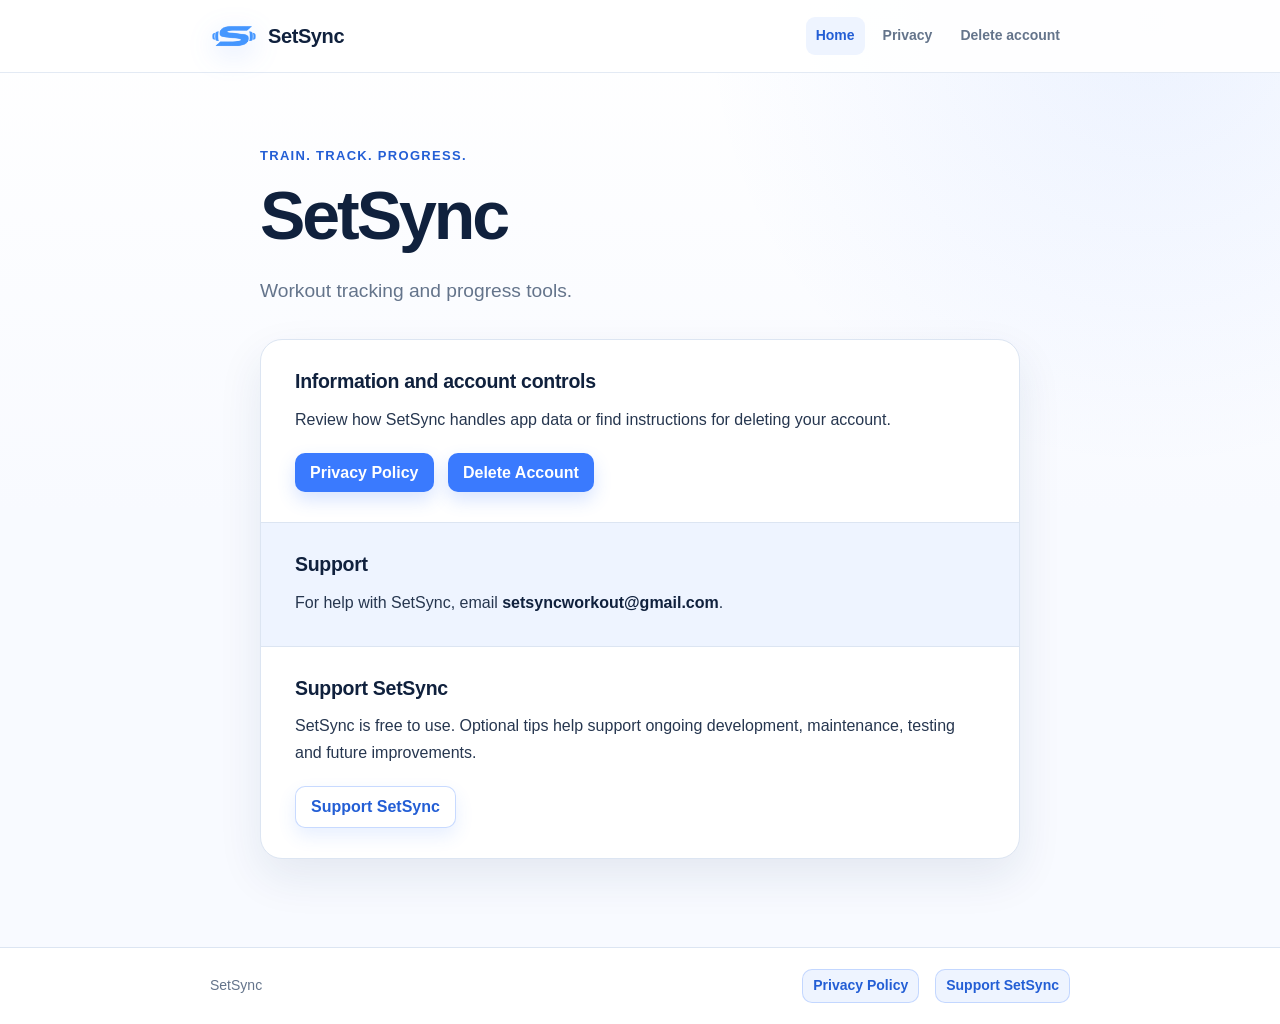
<file: index.html>
<!doctype html>
<html lang="en">
<head>
  <meta charset="utf-8">
  <meta name="viewport" content="width=device-width, initial-scale=1">
  <meta name="description" content="SetSync workout tracking, privacy, and account support information.">
  <title>SetSync</title>
  <link rel="icon" type="image/png" href="assets/setsync-icon.png">
  <link rel="apple-touch-icon" href="assets/setsync-icon.png">
  <link rel="stylesheet" href="styles.css">
</head>
<body>
  <a class="skip-link" href="#main-content">Skip to content</a>

  <header class="site-header">
    <div class="shell header-inner">
      <a class="brand" href="index.html" aria-label="SetSync home">
        <img class="brand-mark" src="assets/setsync-logo.png" alt="" aria-hidden="true">
        <span>SetSync</span>
      </a>
      <nav class="site-nav" aria-label="SetSync pages">
        <a class="active" href="index.html" aria-current="page">Home</a>
        <a href="privacy.html">Privacy</a>
        <a href="delete-account.html">Delete account</a>
      </nav>
    </div>
  </header>

  <main id="main-content" class="shell page-content compact-page">
    <section class="hero">
      <p class="eyebrow">Train. Track. Progress.</p>
      <h1>SetSync</h1>
      <p class="lead">Workout tracking and progress tools.</p>
    </section>

    <article class="content-card deletion-content">
      <section>
        <h2>Information and account controls</h2>
        <p>Review how SetSync handles app data or find instructions for deleting your account.</p>
        <a class="primary-link" href="privacy.html">Privacy Policy</a>
        <a class="primary-link" href="delete-account.html">Delete Account</a>
      </section>

      <section class="callout">
        <h2>Support</h2>
        <p>For help with SetSync, email <span class="email-address">setsyncworkout@gmail.com</span>.</p>
      </section>

      <section class="support-section">
        <h2>Support SetSync</h2>
        <p>SetSync is free to use. Optional tips help support ongoing development, maintenance, testing and future improvements.</p>
        <a class="secondary-link" href="https://ko-fi.com/setsync" target="_blank" rel="noopener noreferrer">Support SetSync</a>
      </section>
    </article>
  </main>

  <footer class="site-footer">
    <div class="shell footer-inner">
      <span>SetSync</span>
      <nav class="footer-links" aria-label="Footer links">
        <a href="privacy.html">Privacy Policy</a>
        <a class="footer-support-link" href="https://ko-fi.com/setsync" target="_blank" rel="noopener noreferrer">Support SetSync</a>
      </nav>
    </div>
  </footer>
</body>
</html>
</file>
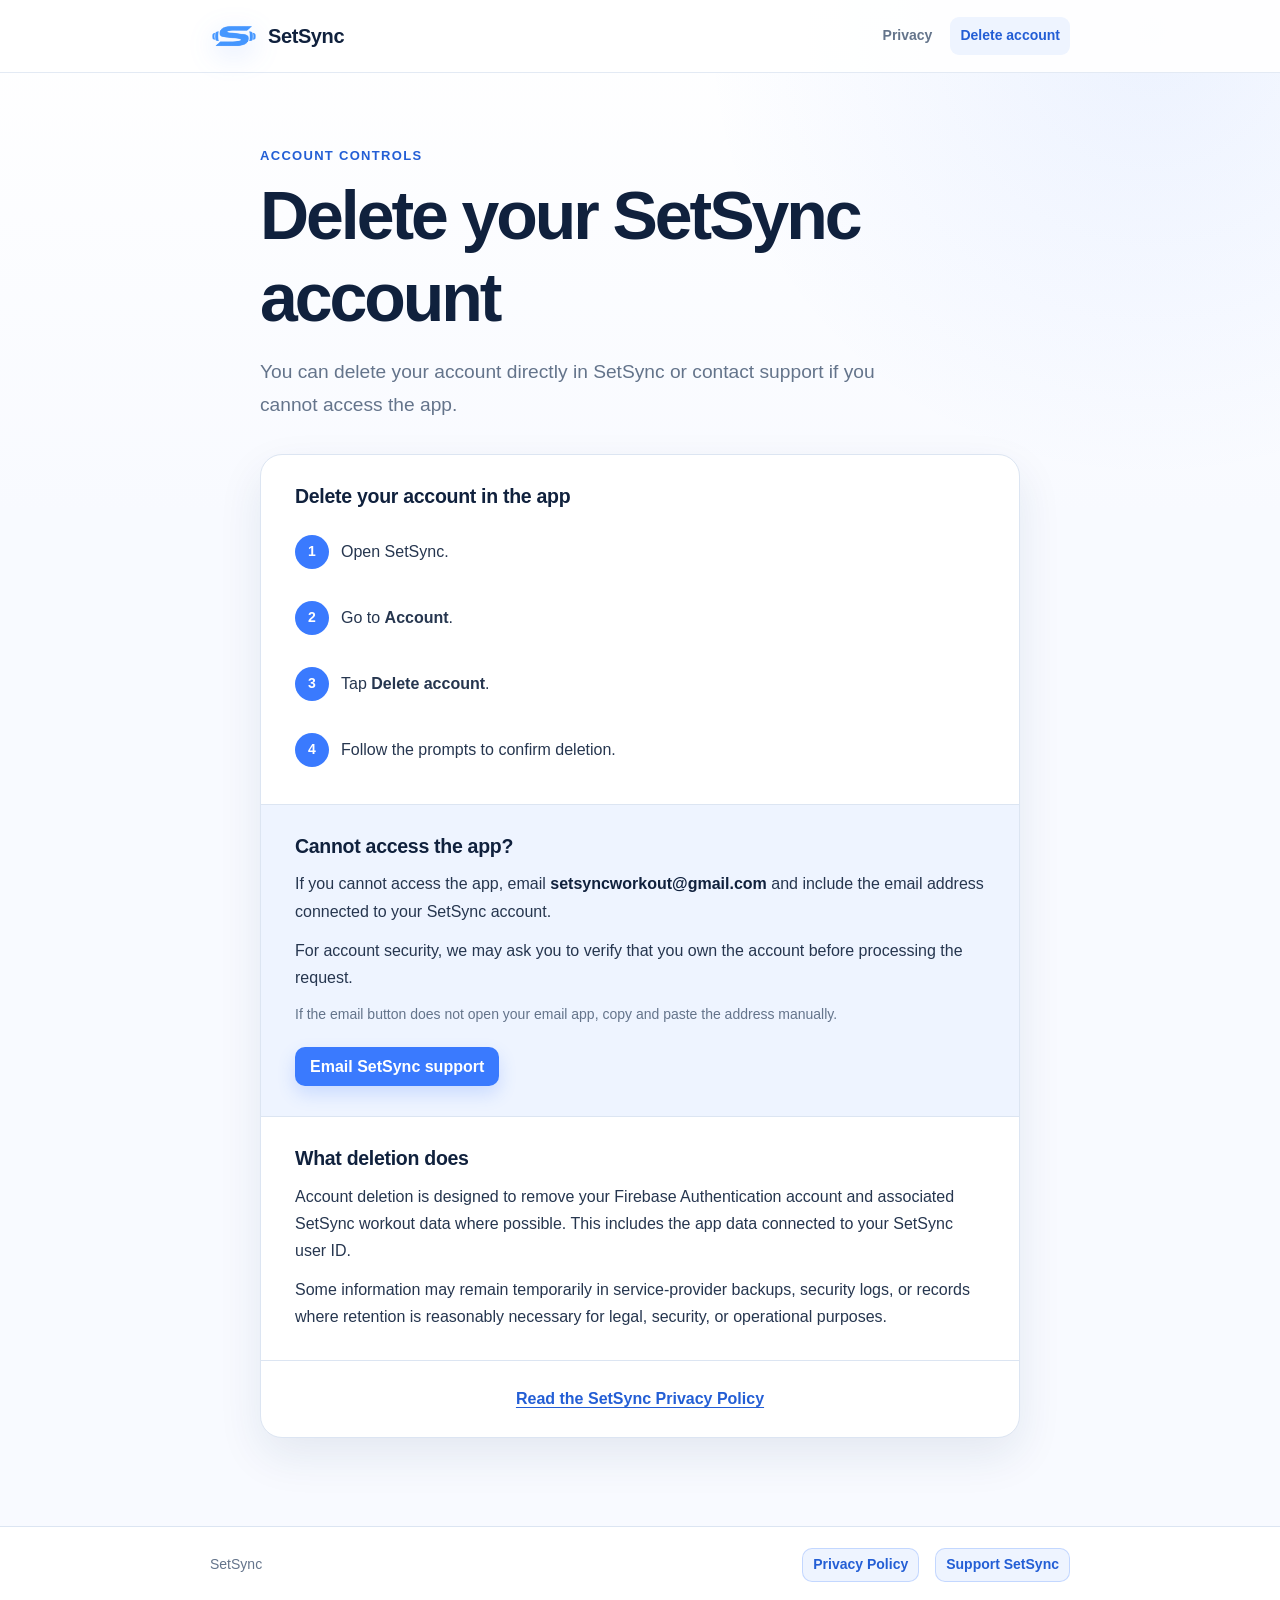
<file: delete-account.html>
<!doctype html>
<html lang="en">
<head>
  <meta charset="utf-8">
  <meta name="viewport" content="width=device-width, initial-scale=1">
  <meta name="description" content="Instructions for deleting a SetSync account and associated workout data.">
  <title>Delete Your Account | SetSync</title>
  <link rel="icon" type="image/png" href="assets/setsync-icon.png">
  <link rel="apple-touch-icon" href="assets/setsync-icon.png">
  <link rel="stylesheet" href="styles.css">
</head>
<body>
  <a class="skip-link" href="#main-content">Skip to content</a>

  <header class="site-header">
    <div class="shell header-inner">
      <a class="brand" href="privacy.html" aria-label="SetSync privacy policy">
        <img class="brand-mark" src="assets/setsync-logo.png" alt="" aria-hidden="true">
        <span>SetSync</span>
      </a>
      <nav class="site-nav" aria-label="Legal pages">
        <a href="privacy.html">Privacy</a>
        <a class="active" href="delete-account.html" aria-current="page">Delete account</a>
      </nav>
    </div>
  </header>

  <main id="main-content" class="shell page-content compact-page">
    <section class="hero">
      <p class="eyebrow">Account controls</p>
      <h1>Delete your SetSync account</h1>
      <p class="lead">You can delete your account directly in SetSync or contact support if you cannot access the app.</p>
    </section>

    <article class="content-card deletion-content">
      <section>
        <h2>Delete your account in the app</h2>
        <ol class="steps">
          <li><span class="step-number">1</span><span>Open SetSync.</span></li>
          <li><span class="step-number">2</span><span>Go to <strong>Account</strong>.</span></li>
          <li><span class="step-number">3</span><span>Tap <strong>Delete account</strong>.</span></li>
          <li><span class="step-number">4</span><span>Follow the prompts to confirm deletion.</span></li>
        </ol>
      </section>

      <section class="callout">
        <h2>Cannot access the app?</h2>
        <p>If you cannot access the app, email <span class="email-address">setsyncworkout@gmail.com</span> and include the email address connected to your SetSync account.</p>
        <p>For account security, we may ask you to verify that you own the account before processing the request.</p>
        <p class="email-note">If the email button does not open your email app, copy and paste the address manually.</p>
        <a class="primary-link" href="mailto:setsyncworkout@gmail.com?subject=SetSync%20account%20deletion%20request">Email SetSync support</a>
      </section>

      <section>
        <h2>What deletion does</h2>
        <p>Account deletion is designed to remove your Firebase Authentication account and associated SetSync workout data where possible. This includes the app data connected to your SetSync user ID.</p>
        <p>Some information may remain temporarily in service-provider backups, security logs, or records where retention is reasonably necessary for legal, security, or operational purposes.</p>
      </section>

      <p class="back-link"><a href="privacy.html">Read the SetSync Privacy Policy</a></p>
    </article>
  </main>

  <footer class="site-footer">
    <div class="shell footer-inner">
      <span>SetSync</span>
      <nav class="footer-links" aria-label="Footer links">
        <a href="privacy.html">Privacy Policy</a>
        <a class="footer-support-link" href="https://ko-fi.com/setsync" target="_blank" rel="noopener noreferrer">Support SetSync</a>
      </nav>
    </div>
  </footer>
</body>
</html>
</file>
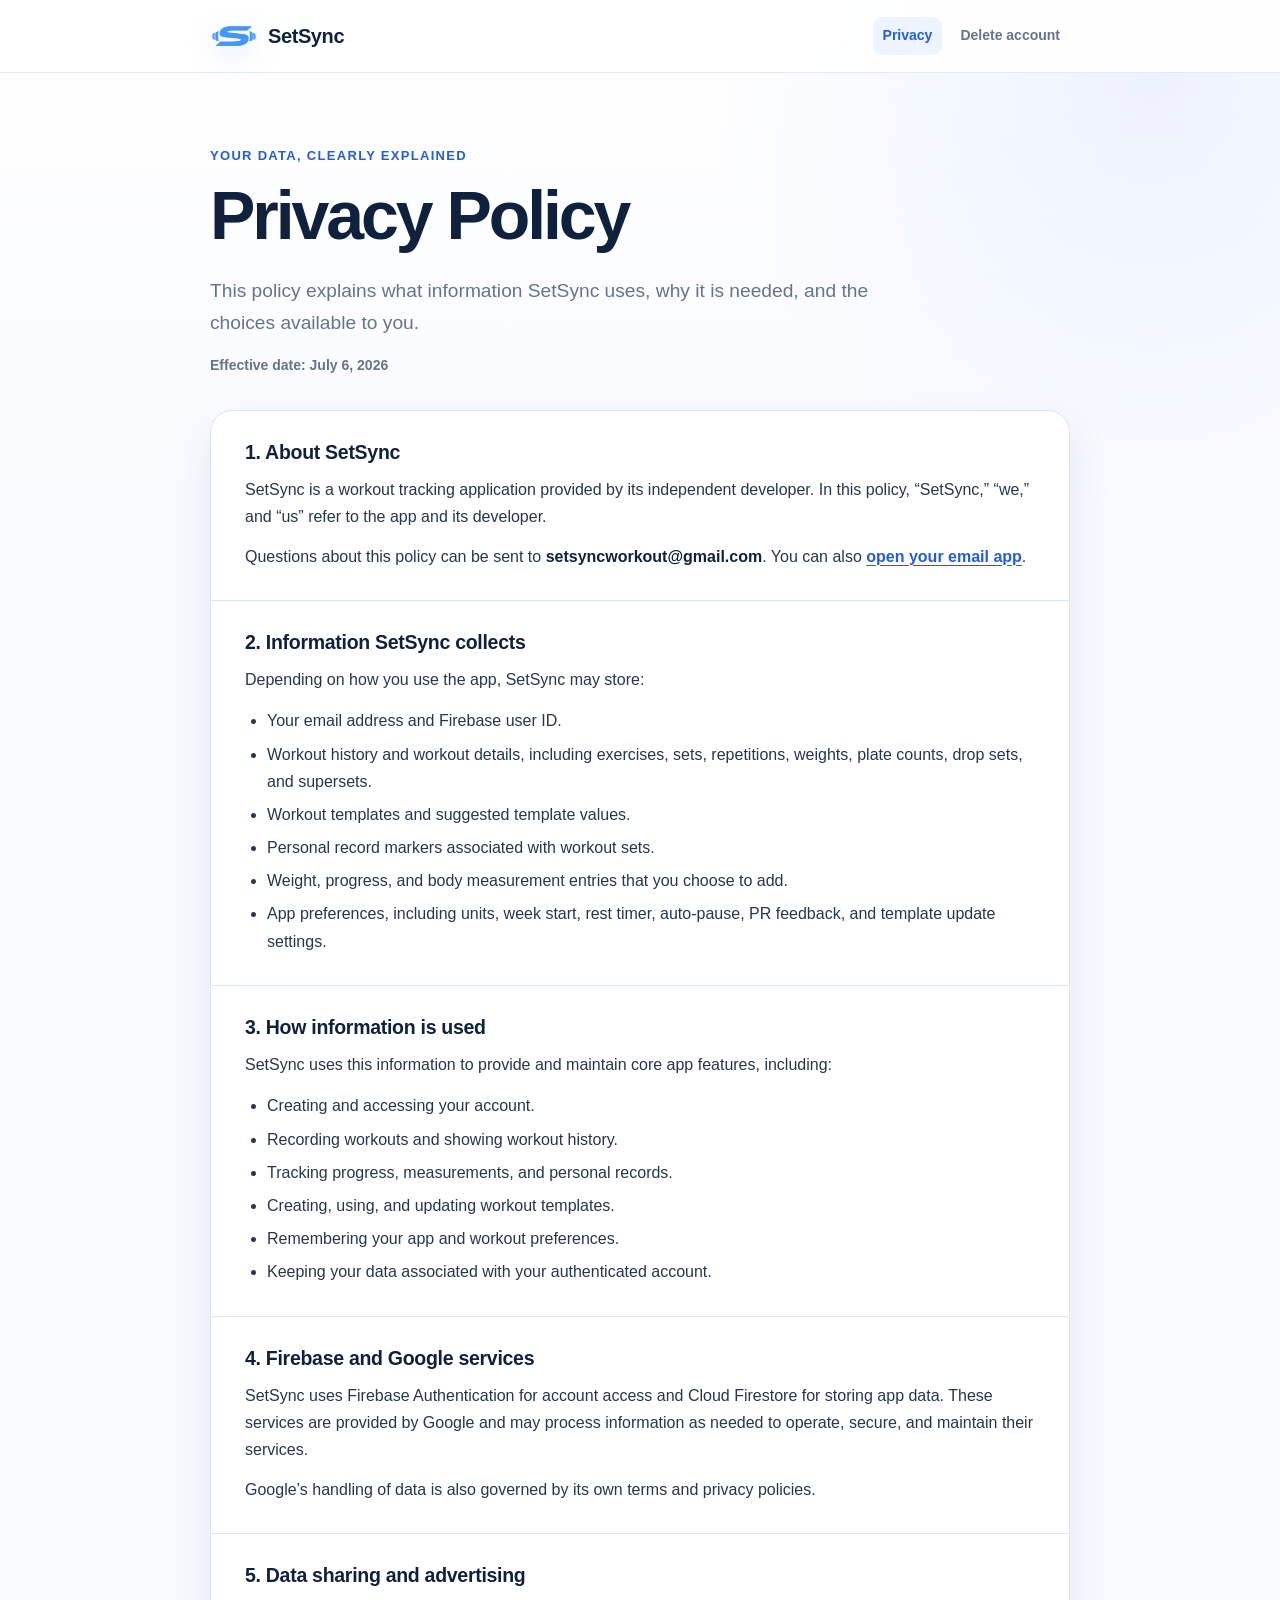
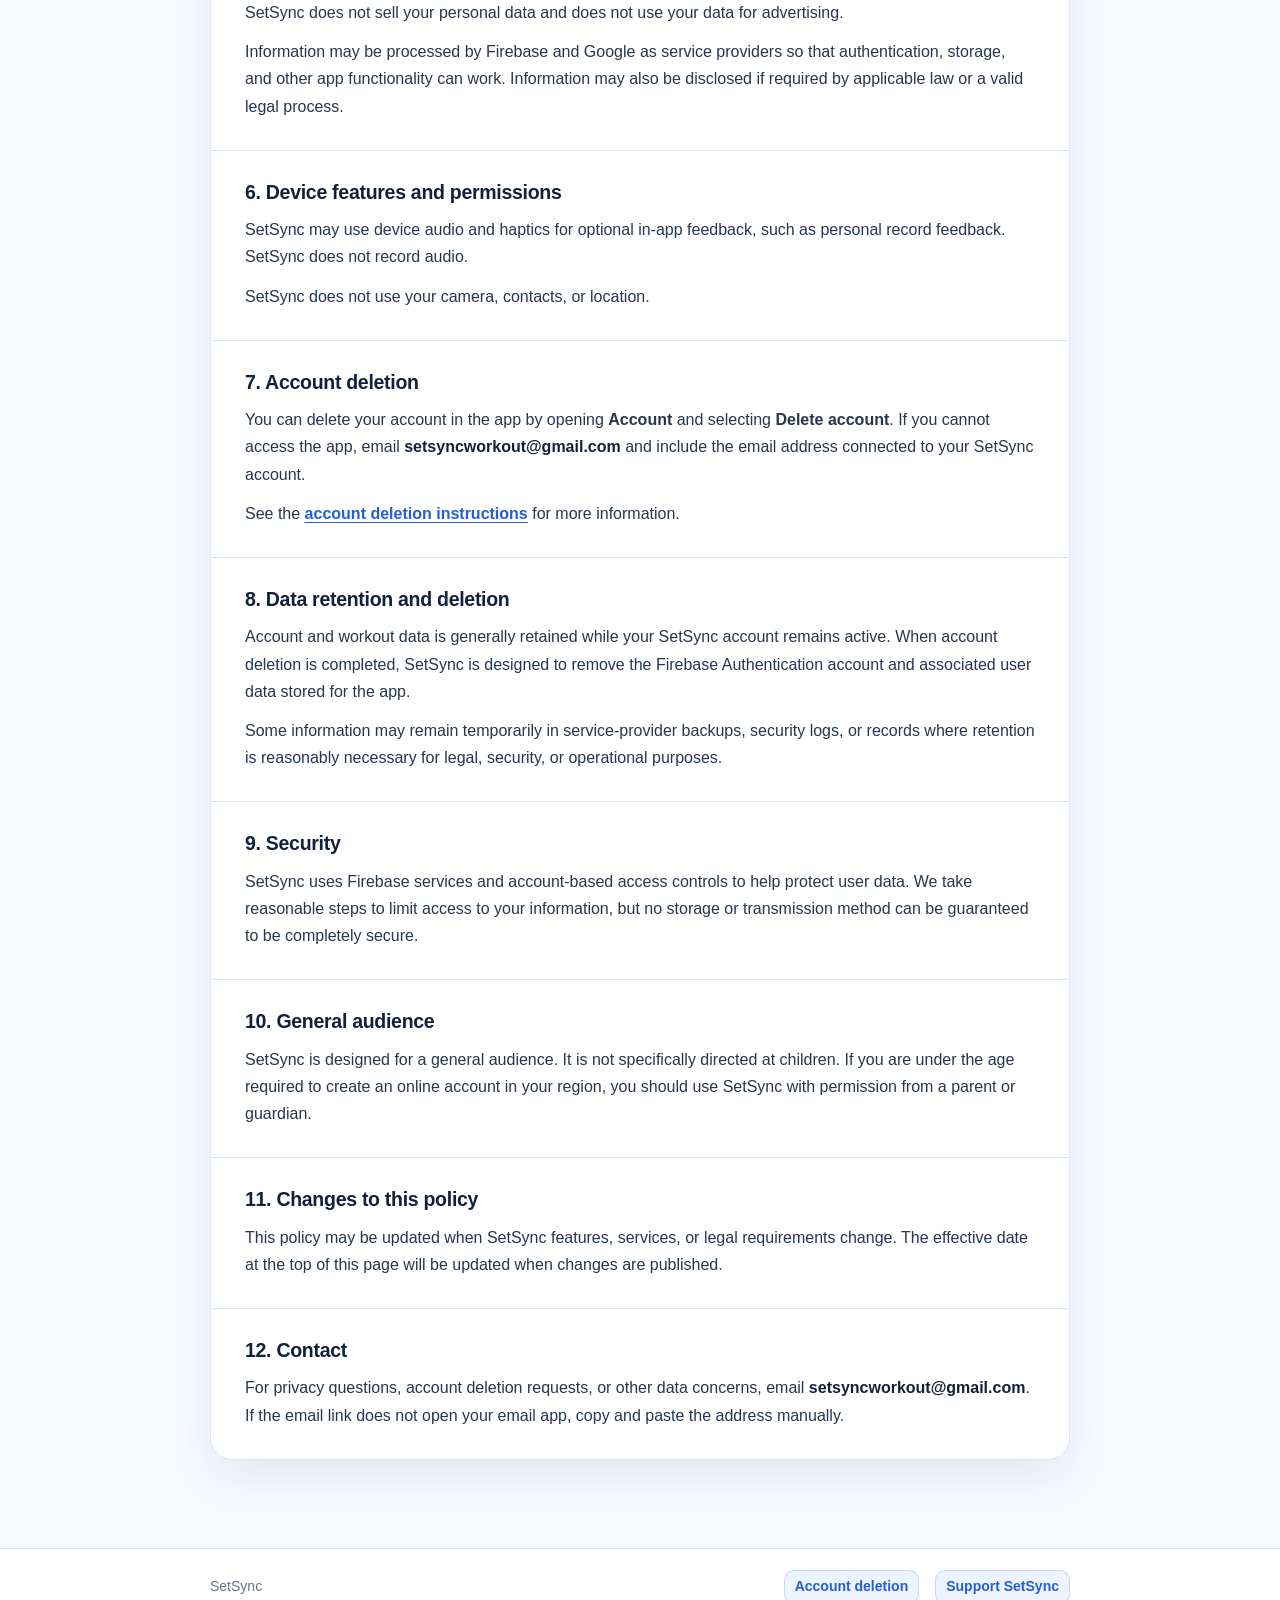
<file: privacy.html>
<!doctype html>
<html lang="en">
<head>
  <meta charset="utf-8">
  <meta name="viewport" content="width=device-width, initial-scale=1">
  <meta name="description" content="Privacy Policy for the SetSync workout tracking app.">
  <title>Privacy Policy | SetSync</title>
  <link rel="icon" type="image/png" href="assets/setsync-icon.png">
  <link rel="apple-touch-icon" href="assets/setsync-icon.png">
  <link rel="stylesheet" href="styles.css">
</head>
<body>
  <a class="skip-link" href="#main-content">Skip to content</a>

  <header class="site-header">
    <div class="shell header-inner">
      <a class="brand" href="privacy.html" aria-label="SetSync privacy policy">
        <img class="brand-mark" src="assets/setsync-logo.png" alt="" aria-hidden="true">
        <span>SetSync</span>
      </a>
      <nav class="site-nav" aria-label="Legal pages">
        <a class="active" href="privacy.html" aria-current="page">Privacy</a>
        <a href="delete-account.html">Delete account</a>
      </nav>
    </div>
  </header>

  <main id="main-content" class="shell page-content">
    <section class="hero">
      <p class="eyebrow">Your data, clearly explained</p>
      <h1>Privacy Policy</h1>
      <p class="lead">This policy explains what information SetSync uses, why it is needed, and the choices available to you.</p>
      <p class="effective-date">Effective date: July 6, 2026</p>
    </section>

    <article class="content-card policy-content">
      <section>
        <h2>1. About SetSync</h2>
        <p>SetSync is a workout tracking application provided by its independent developer. In this policy, “SetSync,” “we,” and “us” refer to the app and its developer.</p>
        <p>Questions about this policy can be sent to <span class="email-address">setsyncworkout@gmail.com</span>. You can also <a href="mailto:setsyncworkout@gmail.com">open your email app</a>.</p>
      </section>

      <section>
        <h2>2. Information SetSync collects</h2>
        <p>Depending on how you use the app, SetSync may store:</p>
        <ul>
          <li>Your email address and Firebase user ID.</li>
          <li>Workout history and workout details, including exercises, sets, repetitions, weights, plate counts, drop sets, and supersets.</li>
          <li>Workout templates and suggested template values.</li>
          <li>Personal record markers associated with workout sets.</li>
          <li>Weight, progress, and body measurement entries that you choose to add.</li>
          <li>App preferences, including units, week start, rest timer, auto-pause, PR feedback, and template update settings.</li>
        </ul>
      </section>

      <section>
        <h2>3. How information is used</h2>
        <p>SetSync uses this information to provide and maintain core app features, including:</p>
        <ul>
          <li>Creating and accessing your account.</li>
          <li>Recording workouts and showing workout history.</li>
          <li>Tracking progress, measurements, and personal records.</li>
          <li>Creating, using, and updating workout templates.</li>
          <li>Remembering your app and workout preferences.</li>
          <li>Keeping your data associated with your authenticated account.</li>
        </ul>
      </section>

      <section>
        <h2>4. Firebase and Google services</h2>
        <p>SetSync uses Firebase Authentication for account access and Cloud Firestore for storing app data. These services are provided by Google and may process information as needed to operate, secure, and maintain their services.</p>
        <p>Google’s handling of data is also governed by its own terms and privacy policies.</p>
      </section>

      <section>
        <h2>5. Data sharing and advertising</h2>
        <p>SetSync does not sell your personal data and does not use your data for advertising.</p>
        <p>Information may be processed by Firebase and Google as service providers so that authentication, storage, and other app functionality can work. Information may also be disclosed if required by applicable law or a valid legal process.</p>
      </section>

      <section>
        <h2>6. Device features and permissions</h2>
        <p>SetSync may use device audio and haptics for optional in-app feedback, such as personal record feedback. SetSync does not record audio.</p>
        <p>SetSync does not use your camera, contacts, or location.</p>
      </section>

      <section>
        <h2>7. Account deletion</h2>
        <p>You can delete your account in the app by opening <strong>Account</strong> and selecting <strong>Delete account</strong>. If you cannot access the app, email <span class="email-address">setsyncworkout@gmail.com</span> and include the email address connected to your SetSync account.</p>
        <p>See the <a href="delete-account.html">account deletion instructions</a> for more information.</p>
      </section>

      <section>
        <h2>8. Data retention and deletion</h2>
        <p>Account and workout data is generally retained while your SetSync account remains active. When account deletion is completed, SetSync is designed to remove the Firebase Authentication account and associated user data stored for the app.</p>
        <p>Some information may remain temporarily in service-provider backups, security logs, or records where retention is reasonably necessary for legal, security, or operational purposes.</p>
      </section>

      <section>
        <h2>9. Security</h2>
        <p>SetSync uses Firebase services and account-based access controls to help protect user data. We take reasonable steps to limit access to your information, but no storage or transmission method can be guaranteed to be completely secure.</p>
      </section>

      <section>
        <h2>10. General audience</h2>
        <p>SetSync is designed for a general audience. It is not specifically directed at children. If you are under the age required to create an online account in your region, you should use SetSync with permission from a parent or guardian.</p>
      </section>

      <section>
        <h2>11. Changes to this policy</h2>
        <p>This policy may be updated when SetSync features, services, or legal requirements change. The effective date at the top of this page will be updated when changes are published.</p>
      </section>

      <section>
        <h2>12. Contact</h2>
        <p>For privacy questions, account deletion requests, or other data concerns, email <span class="email-address">setsyncworkout@gmail.com</span>. If the email link does not open your email app, copy and paste the address manually.</p>
      </section>
    </article>
  </main>

  <footer class="site-footer">
    <div class="shell footer-inner">
      <span>SetSync</span>
      <nav class="footer-links" aria-label="Footer links">
        <a href="delete-account.html">Account deletion</a>
        <a class="footer-support-link" href="https://ko-fi.com/setsync" target="_blank" rel="noopener noreferrer">Support SetSync</a>
      </nav>
    </div>
  </footer>
</body>
</html>
</file>
<file: styles.css>
:root {
  --blue: #3a7afe;
  --blue-dark: #235ed5;
  --blue-soft: #eef4ff;
  --navy: #10213d;
  --text: #26364f;
  --muted: #64748b;
  --border: #dce5f2;
  --surface: #ffffff;
  --page: #f8faff;
  --shadow: 0 18px 45px rgba(24, 54, 99, 0.09);
}

* {
  box-sizing: border-box;
}

html {
  color-scheme: light;
  scroll-behavior: smooth;
}

body {
  min-height: 100vh;
  margin: 0;
  color: var(--text);
  background:
    radial-gradient(circle at 90% 2%, rgba(58, 122, 254, 0.09), transparent 28rem),
    linear-gradient(180deg, #ffffff 0, var(--page) 32rem);
  font-family: "Avenir Next", "Segoe UI", Helvetica, sans-serif;
  font-size: 16px;
  line-height: 1.7;
  -webkit-font-smoothing: antialiased;
}

a {
  color: var(--blue-dark);
  font-weight: 650;
  text-decoration-thickness: 1px;
  text-underline-offset: 3px;
}

a:hover {
  color: var(--blue);
}

a:focus-visible {
  outline: 3px solid rgba(58, 122, 254, 0.3);
  outline-offset: 3px;
  border-radius: 4px;
}

.shell {
  width: min(100% - 40px, 860px);
  margin-inline: auto;
}

.skip-link {
  position: fixed;
  z-index: 20;
  top: 10px;
  left: 10px;
  padding: 8px 12px;
  border-radius: 8px;
  color: #ffffff;
  background: var(--navy);
  transform: translateY(-150%);
}

.skip-link:focus {
  transform: translateY(0);
}

.site-header {
  border-bottom: 1px solid rgba(220, 229, 242, 0.8);
  background: rgba(255, 255, 255, 0.92);
}

.header-inner,
.footer-inner {
  display: flex;
  align-items: center;
  justify-content: space-between;
  gap: 24px;
}

.header-inner {
  min-height: 72px;
}

.brand {
  display: inline-flex;
  align-items: center;
  gap: 10px;
  color: var(--navy);
  font-size: 20px;
  font-weight: 800;
  letter-spacing: -0.02em;
  text-decoration: none;
}

.brand-mark {
  display: block;
  flex: 0 0 auto;
  width: 48px;
  height: 30px;
  object-fit: contain;
  filter: drop-shadow(0 8px 14px rgba(58, 122, 254, 0.22));
}

.site-nav {
  display: flex;
  gap: 8px;
}

.site-nav a {
  padding: 7px 10px;
  border-radius: 9px;
  color: var(--muted);
  font-size: 14px;
  font-weight: 700;
  text-decoration: none;
}

.site-nav a:hover,
.site-nav a.active {
  color: var(--blue-dark);
  background: var(--blue-soft);
}

.page-content {
  padding-block: 72px 88px;
}

.compact-page {
  max-width: 760px;
}

.hero {
  max-width: 720px;
  margin-bottom: 32px;
}

.eyebrow {
  margin: 0 0 8px;
  color: var(--blue-dark);
  font-size: 13px;
  font-weight: 800;
  letter-spacing: 0.1em;
  text-transform: uppercase;
}

h1,
h2 {
  color: var(--navy);
  line-height: 1.2;
}

h1 {
  margin: 0;
  font-size: clamp(2.35rem, 7vw, 4.25rem);
  letter-spacing: -0.045em;
}

h2 {
  margin: 0 0 12px;
  font-size: 1.22rem;
  letter-spacing: -0.015em;
}

.lead {
  max-width: 660px;
  margin: 18px 0 0;
  color: var(--muted);
  font-size: clamp(1.05rem, 2.5vw, 1.2rem);
}

.effective-date {
  margin: 14px 0 0;
  color: var(--muted);
  font-size: 14px;
  font-weight: 650;
}

.content-card {
  overflow: hidden;
  border: 1px solid var(--border);
  border-radius: 22px;
  background: var(--surface);
  box-shadow: var(--shadow);
}

.content-card section {
  padding: 30px 34px;
}

.content-card section + section {
  border-top: 1px solid var(--border);
}

.content-card p {
  margin: 0;
}

.content-card p + p {
  margin-top: 12px;
}

.content-card ul {
  margin: 14px 0 0;
  padding-left: 22px;
}

.content-card li + li {
  margin-top: 6px;
}

.email-address {
  color: var(--navy);
  font-weight: 750;
  overflow-wrap: anywhere;
}

.email-note {
  color: var(--muted);
  font-size: 14px;
}

.callout {
  background: var(--blue-soft);
}

.steps {
  display: grid;
  gap: 12px;
  margin: 20px 0 0;
  padding: 0;
  list-style: none;
}

.steps li {
  display: flex;
  align-items: center;
  gap: 12px;
  min-height: 48px;
}

.step-number {
  display: grid;
  flex: 0 0 34px;
  width: 34px;
  height: 34px;
  place-items: center;
  border-radius: 50%;
  color: #ffffff;
  background: var(--blue);
  font-size: 14px;
  font-weight: 800;
}

.primary-link,
.secondary-link {
  display: inline-flex;
  align-items: center;
  justify-content: center;
  margin-top: 20px;
  padding: 10px 15px;
  border-radius: 10px;
  line-height: 1.2;
  text-decoration: none;
}

.primary-link + .primary-link {
  margin-left: 10px;
}

.primary-link,
.secondary-link,
.footer-links a {
  transition:
    color 180ms ease,
    background-color 180ms ease,
    border-color 180ms ease,
    box-shadow 180ms ease,
    transform 180ms ease;
}

.primary-link:hover,
.secondary-link:hover,
.footer-links a:hover {
  box-shadow: 0 10px 22px rgba(58, 122, 254, 0.18);
  transform: translateY(-1px);
}

.primary-link:active,
.secondary-link:active,
.footer-links a:active {
  box-shadow: 0 6px 14px rgba(58, 122, 254, 0.14);
  transform: translateY(0);
}

.primary-link {
  color: #ffffff;
  background: var(--blue);
  box-shadow: 0 8px 18px rgba(58, 122, 254, 0.2);
}

.primary-link:hover {
  color: #ffffff;
  background: var(--blue-dark);
}

.secondary-link {
  border: 1px solid rgba(58, 122, 254, 0.28);
  color: var(--blue-dark);
  background: #ffffff;
  box-shadow: 0 8px 18px rgba(58, 122, 254, 0.12);
}

.secondary-link:hover {
  border-color: var(--blue);
  color: #ffffff;
  background: var(--blue);
}

.back-link {
  padding: 24px 34px;
  border-top: 1px solid var(--border);
  text-align: center;
}

.site-footer {
  border-top: 1px solid var(--border);
  color: var(--muted);
  background: #ffffff;
  font-size: 14px;
}

.footer-inner {
  min-height: 76px;
}

.footer-links {
  display: flex;
  flex-wrap: wrap;
  align-items: center;
  justify-content: flex-end;
  gap: 12px 16px;
}

.footer-links a {
  display: inline-flex;
  min-height: 34px;
  align-items: center;
  justify-content: center;
  padding: 5px 10px;
  border: 1px solid rgba(58, 122, 254, 0.24);
  border-radius: 10px;
  color: var(--blue-dark);
  background: var(--blue-soft);
  line-height: 1.2;
  text-decoration: none;
  white-space: nowrap;
}

.footer-links a:hover {
  border-color: rgba(58, 122, 254, 0.38);
  color: #ffffff;
  background: var(--blue);
}

@media (max-width: 640px) {
  .shell {
    width: min(100% - 28px, 860px);
  }

  .header-inner {
    min-height: 64px;
  }

  .brand {
    font-size: 18px;
  }

  .brand-mark {
    width: 44px;
    height: 28px;
  }

  .site-nav a {
    padding: 6px 7px;
    font-size: 12px;
  }

  .page-content {
    padding-block: 48px 64px;
  }

  .hero {
    margin-bottom: 24px;
  }

  .content-card {
    border-radius: 17px;
  }

  .content-card section {
    padding: 24px 20px;
  }

  .primary-link,
  .secondary-link {
    width: 100%;
  }

  .primary-link + .primary-link {
    margin-top: 12px;
    margin-left: 0;
  }

  .back-link {
    padding: 21px 20px;
  }

  .footer-inner {
    min-height: 68px;
    align-items: flex-start;
    flex-direction: column;
    justify-content: center;
    padding-block: 16px;
  }

  .footer-links {
    display: grid;
    width: 100%;
    grid-template-columns: repeat(auto-fit, minmax(145px, 1fr));
    gap: 10px;
  }

  .footer-links a {
    width: 100%;
  }
}

@media (max-width: 390px) {
  .header-inner {
    align-items: flex-start;
    flex-direction: column;
    gap: 8px;
    padding-block: 12px;
  }

  .site-nav {
    width: 100%;
  }

  .site-nav a {
    flex: 1;
    text-align: center;
  }
}
</file>
